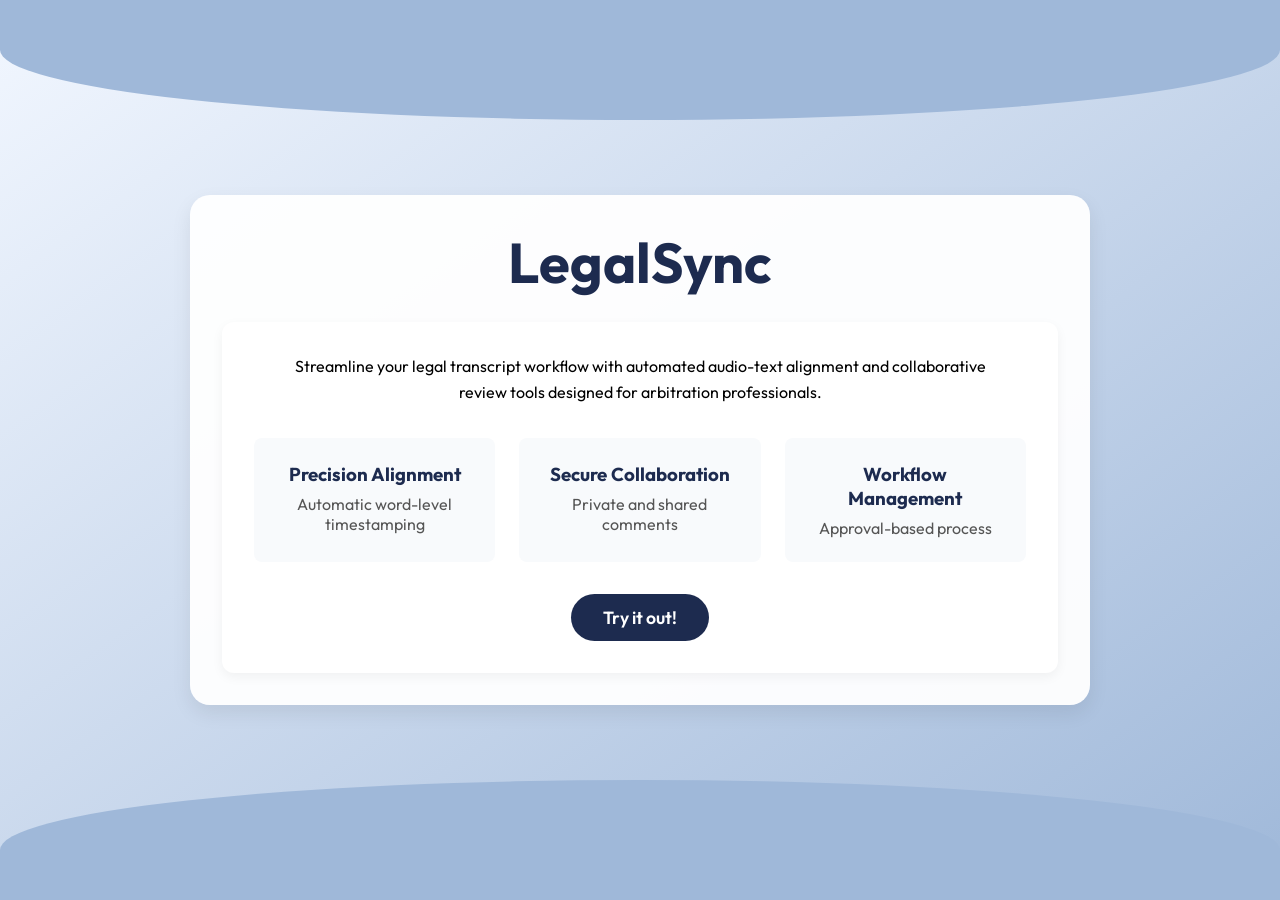
<file: backend/static/index.html>
<!DOCTYPE html>
<html lang="en">
<head>
  <meta charset="UTF-8">
  <meta name="viewport" content="width=device-width, initial-scale=1.0">
  <title>LegalSync - Transcript Alignment</title>
  <link rel="stylesheet" href="style.css">
  <link href="https://fonts.googleapis.com/css2?family=Outfit:wght@400;600;700&display=swap" rel="stylesheet">
</head>
<body>
  <div class="wave-shape bottom-wave"></div>
  
  <div class="content-box">
    <h1>LegalSync</h1>
    
    <div class="text-window">
      <p class="centered-text">Streamline your legal transcript workflow with automated audio-text alignment and collaborative review tools designed for arbitration professionals.</p>
      
      <div class="features">
        <div class="feature">
          <h3>Precision Alignment</h3>
          <p>Automatic word-level timestamping</p>
        </div>
        <div class="feature">
          <h3>Secure Collaboration</h3>
          <p>Private and shared comments</p>
        </div>
        <div class="feature">
          <h3>Workflow Management</h3>
          <p>Approval-based process</p>
        </div>
      </div>
      
      <div class="button-container">
        <a href="/demo/login.html" class="cta-button">Try it out!</a>
      </div>
    </div>
  </div>

  <div class="wave-shape top-wave"></div>
</body>
</html>
</file>
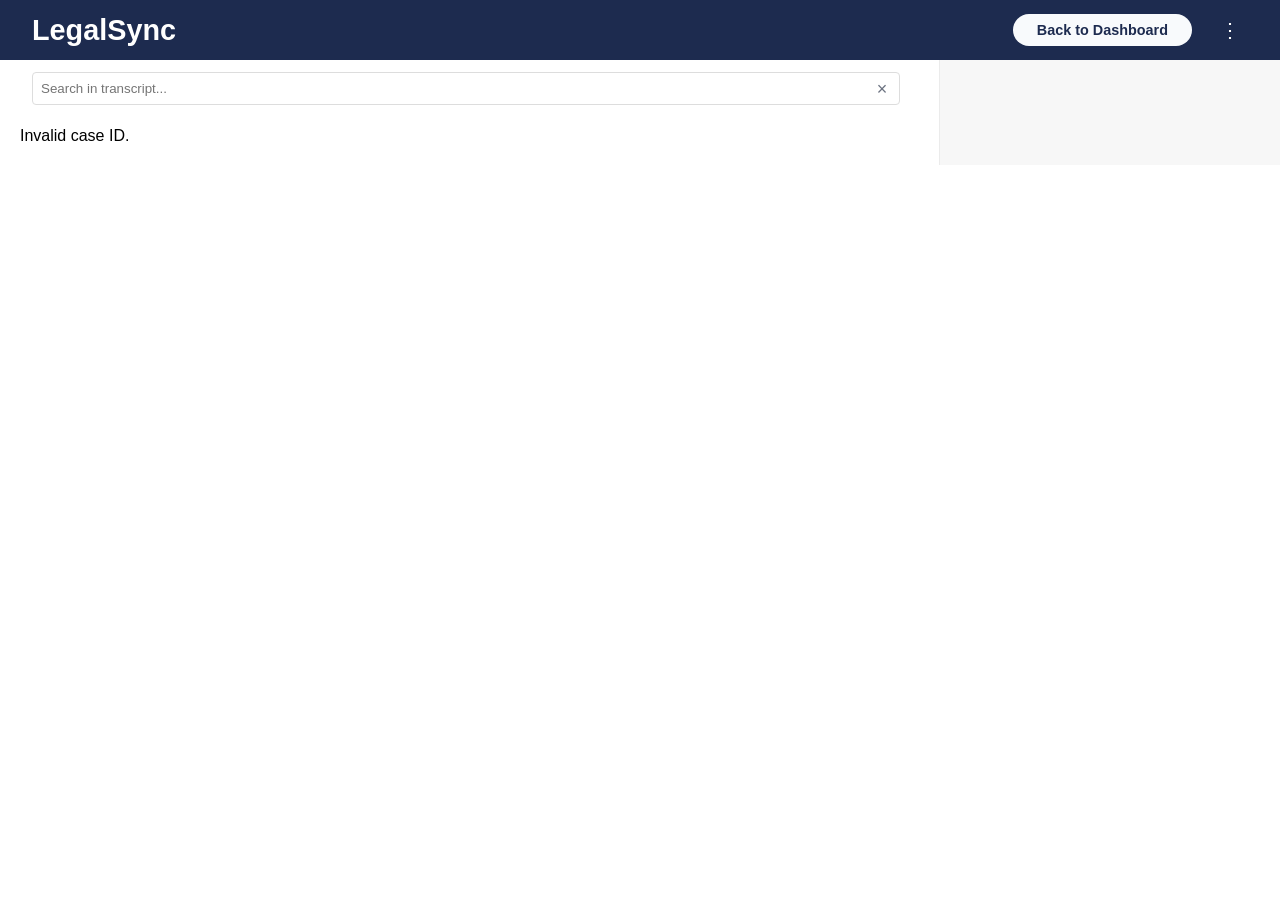
<file: backend/static/demo/admin/comments.html>
<!DOCTYPE html>
<html lang="en">
<head>
  <meta charset="UTF-8" />
  <title>Edit Transcript Comments</title>
  <link rel="stylesheet" href="admin.css" />
  <link rel="stylesheet" href="comments.css" />
</head>
<body>
  <div class="admin-header">
    <h1>LegalSync</h1>
    <div class="header-actions">
      <a href="dashboard.html" class="back-btn">Back to Dashboard</a>
      <div class="item-actions">
        <button id="commentsMenuBtn" class="kebab-btn" aria-haspopup="true" aria-expanded="false" aria-label="More actions">⋮</button>
        <div id="commentsActionMenu" class="action-menu" role="menu">
          <button id="downloadExternalBtn" class="menu-item" role="menuitem">Download external comments</button>
        </div>
      </div>
    </div>
  </div>
  <div class="main-content">
  <div class="transcript-container">
  <div class="search-container" aria-label="Transcript search bar">
    <div class="search-input-wrap">
      <input type="text" id="searchTranscript" placeholder="Search in transcript..." aria-label="Search query" autocomplete="off">
      <button type="button" id="clearSearchIcon" class="clear-icon" aria-label="Clear search">×</button>
    </div>
    <div class="search-controls">
      <button type="button" id="searchPrev" class="nav-btn" aria-label="Previous result">Prev</button>
      <button type="button" id="searchNext" class="nav-btn" aria-label="Next result">Next</button>
      <span id="searchCounter" class="search-counter" role="status" aria-live="polite" aria-atomic="true">0/0</span>
      <button type="button" id="searchModeToggle" class="toggle-switch" aria-pressed="false" aria-label="Toggle: search in comments">
        <span class="switch-track"><span class="switch-thumb"></span></span>
        <span class="switch-label">Search in comments</span>
      </button>
    </div>
  </div>
  <div id="commentContainer">Loading...</div>

    <div class="comment-panel">
      <div id="selectedCommentSection">
        <div class="comments-header">
          <h2>Selected Comment</h2>
        </div>
        
        <form id="commentForm">
          <textarea id="internalComment" rows="2" placeholder="Internal comment (for your team)"></textarea>
          <textarea id="externalComment" rows="2" placeholder="External comment (for the other party)"></textarea>
          <div style="display:flex; gap:8px;">
            <button type="submit">Add Comment</button>
            <button type="button" id="cancelSelectBtn">Cancel</button>
          </div>
        </form>
        
        <div id="editPanel">
          <h3>Edit Comment</h3>
          <textarea id="editInternal" rows="2" placeholder="Internal comment..."></textarea>
          <textarea id="editExternal" rows="2" placeholder="External comment..."></textarea>
          <div style="display: flex; gap: 10px; margin-top: 10px;">
            <button id="saveEditBtn">Save</button>
            <button id="cancelEditBtn">Cancel</button>
          </div>
        </div>
      </div>
      <div id="existingComments"></div>
    </div>
  </div>
  </div>

  <!-- Hidden audio element used to play paragraph snippets (no UI shown) -->
  <audio id="paragraphAudio" style="position:absolute; left:-9999px; width:0; height:0; opacity:0;"></audio>

  <script type="module" src="comments.js"></script>
</body>
</html>
</file>
<file: backend/static/style.css>
/* Reset i podstawy */
* {
  margin: 0;
  padding: 0;
  box-sizing: border-box;
}

body, html {
  min-height: 100vh;
  font-family: 'Outfit', sans-serif;
  background: linear-gradient(to bottom right, #F2F7FF, #9FB8D9);
  position: relative;
  overflow-x: hidden;
  display: flex;
  flex-direction: column;
}

/* Główna zawartość - teraz identycznie wyśrodkowana jak login */
.content-box {
  background-color: rgba(255, 255, 255, 0.95);
  padding: 2rem;
  border-radius: 20px;
  box-shadow: 0 8px 20px rgba(0, 0, 0, 0.08);
  width: 90%;
  max-width: 900px;
  margin: auto; /* To jest kluczowa zmiana */
  position: relative;
  z-index: 2;
  text-align: center;
  box-sizing: border-box;
}

/* Fale na pełną szerokość */
.wave-shape {
  position: fixed;
  width: 100vw;
  height: 120px;
  background: #9FB8D9;
  z-index: 1;
  left: 0;
}

.top-wave {
  top: 0;
  border-bottom-left-radius: 100% 140px;
  border-bottom-right-radius: 100% 140px;
}

.bottom-wave {
  bottom: 0;
  border-top-left-radius: 100% 140px;
  border-top-right-radius: 100% 140px;
}

/* Okno tekstowe */
.text-window {
  background: white;
  padding: 2rem;
  border-radius: 12px;
  box-shadow: 0 4px 12px rgba(0,0,0,0.05);
  margin: 0 auto;
}

h1 {
  font-size: clamp(2.5rem, 5vw, 3.5rem); /* Responsywny rozmiar czcionki */
  color: #1d2b4f;
  margin-bottom: 1.5rem;
  font-weight: 700;
}

.centered-text {
  text-align: center;
  margin-bottom: 2rem;
  line-height: 1.6;
  padding: 0 1rem;
}

/* Przyciski i inne elementy */
.button-container {
  margin-top: 2rem;
  text-align: center;
}

.cta-button {
  display: inline-block;
  padding: 0.75rem 2rem;
  font-size: 1.1rem;
  background-color: #1d2b4f;
  color: white;
  border: none;
  border-radius: 30px;
  text-decoration: none;
  transition: all 0.3s ease;
  font-weight: 600;
}

.cta-button:hover {
  background-color: #3a4a6e;
  transform: translateY(-2px);
}

.features {
  display: flex;
  justify-content: center;
  margin: 2rem 0;
  gap: 1.5rem;
  flex-wrap: wrap;
}

.feature {
  flex: 1;
  min-width: 200px;
  padding: 1.5rem;
  background: #f8fafc;
  border-radius: 8px;
  text-align: center;
}

.feature h3 {
  color: #1d2b4f;
  margin-bottom: 0.5rem;
}

.feature p {
  text-align: center;
  color: #555;
}
</file>
<file: backend/static/demo/admin/admin.css>
body {
    overflow-x: hidden; 
    padding: 0;
    margin: 0;
}

.sr-only {
    position: absolute;
    width: 1px;
    height: 1px;
    padding: 0;
    margin: -1px;
    overflow: hidden;
    clip: rect(0, 0, 0, 0);
    white-space: nowrap;
    border: 0;
}
  

.admin-dashboard {
    display: flex;
    min-height: calc(100vh - 80px);
    background-color: rgba(255, 255, 255, 0.95);
    border-radius: 20px;
    box-shadow: 0 8px 20px rgba(0, 0, 0, 0.08);
    width: calc(100% - 24px);
    max-width: 1400px;
    margin: 12px auto;
    overflow: hidden;
    box-sizing: border-box;
}
  

.admin-header {
    display: flex;
    justify-content: space-between;
    align-items: center;
    padding: 1.5rem 2rem;
    background-color: #1d2b4f;
    color: white;
    width: 100%;
    box-sizing: border-box; 
    position: relative;
  }
  

  .comments-btn,
  .logout-btn {
    background-color: #f8fafc;
    color: #1d2b4f;
    border: none;
    padding: 0.5rem 1.5rem;
    border-radius: 30px;
    cursor: pointer;
    font-weight: 600;
    transition: all 0.3s ease;
    white-space: nowrap; 
    margin-left: 10px; 
  }


.word {
  cursor: pointer;
}

/* Flag icon and popup for dashboard word flagging */
.flag-icon {
  color: #d82727;
  cursor: pointer;
  margin-right: 4px;
  user-select: none;
  font-weight: 700;
}

.comment-icon {
  color: #f59e0b;
  margin-right: 4px;
  font-weight: 700;
  user-select: none;
  cursor: default;
  display: inline-flex;
  align-items: center;
}

.flag-popup {
  position: fixed;
  z-index: 10000;
  background: #fff;
  border: 1px solid #e6eaf2;
  box-shadow: 0 8px 20px rgba(0,0,0,0.12);
  border-radius: 10px;
  padding: 10px 12px;
  width: max-content;
  max-width: 280px;
}
.flag-popup .title { color: #1d2b4f; font-size: 0.95rem; }
.flag-popup .actions { display: flex; gap: 8px; justify-content: flex-end; margin-top: 10px; }
.flag-popup .actions button { border: 1px solid #e6eaf2; background: #f8fafc; color: #1d2b4f; border-radius: 8px; padding: 4px 10px; cursor: pointer; }
.flag-popup .actions button.primary { background: #1d2b4f; color: #fff; border-color: #1d2b4f; }

.highlighted {
  background-color: rgba(31, 188, 255, 0.35);
  border-radius: 4px;
}

/* Subtle mismatch styling for words that differ vs. transcript */
.word.mismatch {
  text-decoration-line: underline;
  text-decoration-style: wavy;
  text-decoration-color: rgba(220, 53, 69, 0.8);
  text-decoration-thickness: 2px;
}

.admin-header h1 {
  color: white;
  margin-bottom: 0;
  font-size: 1.8rem;
}

.comments-btn:hover,
.logout-btn:hover {
  background-color: #e1e7f0;
}

/* Panel boczny */
.sidebar {
  width: 250px;
  background-color: #f8fafc;
  padding: 2rem 1rem;
  border-right: 1px solid #e1e7f0;
}

.sidebar nav ul {
  list-style: none;
}

.sidebar nav li {
  margin-bottom: 0.5rem;
}

.sidebar nav a {
  display: block;
  padding: 0.75rem 1rem;
  color: #1d2b4f;
  text-decoration: none;
  border-radius: 8px;
  transition: all 0.3s ease;
}

.sidebar nav a:hover {
  background-color: #e1e7f0;
}

.sidebar nav .active a {
  background-color: #1d2b4f;
  color: white;
}

.content {
  flex: 1;
  padding: 2rem;
  background-color: white;
}

.upload-section {
  background-color: #f8fafc;
  padding: 1.5rem;
  border-radius: 12px;
  margin-bottom: 2rem;
}

.upload-section h2 {
  color: #1d2b4f;
  margin-bottom: 1.5rem;
  font-size: 1.5rem;
}

.file-upload {
  margin-bottom: 1.5rem;
}

.file-upload label {
  display: block;
  margin-bottom: 0.5rem;
  color: #1d2b4f;
  font-weight: 500;
}

.file-upload input[type="file"] {
  width: 100%;
  padding: 0.5rem;
  border: 1px solid #e1e7f0;
  border-radius: 8px;
  background-color: white;
}

.upload-btn {
  background-color: #1d2b4f;
  color: white;
  border: none;
  padding: 0.75rem 1.5rem;
  border-radius: 30px;
  cursor: pointer;
  font-weight: 600;
  transition: all 0.3s ease;
  width: 100%;
}

.upload-btn:hover {
  background-color: #3a4a6e;
}

/* Lista transkryptów */
.transcript-list h2 {
  color: #1d2b4f;
  margin-bottom: 1.5rem;
  font-size: 1.5rem;
}

.transcript-item {
  background-color: #f8fafc;
  padding: 0.9rem 1.4rem;
  border-radius: 12px;
  margin-bottom: 1rem;
  display: flex; /* revert to compact height */
  justify-content: space-between;
  align-items: center;
  position: relative; /* create stacking context control */
  transition: all 0.3s ease;
  border: 1px solid rgba(29, 43, 79, 0.08);
}

.transcript-item:hover {
  transform: translateY(-2px);
  box-shadow: 0 6px 14px rgba(13, 34, 86, 0.08);
  border-color: rgba(36, 58, 115, 0.2);
}

/* Row inside transcript item to pin actions to the right */
.transcript-row { display: flex; align-items: center; justify-content: space-between; gap: 12px; width: 100%; }
.transcript-title { color: #1d2b4f; font-size: 1.1rem; font-weight: 700; }
.item-actions { display: inline-flex; align-items: center; gap: 8px; margin-left: auto; }

.transcript-item p {
  color: #555;
}

.transcript-item.active {
  background: linear-gradient(135deg, rgba(36, 58, 115, 0.07), rgba(203, 215, 255, 0.55));
  border-color: rgba(36, 58, 115, 0.35);
  box-shadow: 0 12px 24px rgba(29, 43, 79, 0.14);
  transform: translateY(-2px);
}

.transcript-item.active .transcript-title {
  color: #243a73;
}

.transcript-item.menu-open {
  border-color: rgba(36, 58, 115, 0.3);
  box-shadow: 0 10px 18px rgba(29, 43, 79, 0.12);
}

.transcript-preview {
  margin-top: 20px;
  padding: 18px;
  border-radius: 18px;
  border: 1px solid #dbe4ff;
  background: linear-gradient(145deg, rgba(255,255,255,0.92), rgba(231,236,250,0.85));
  box-shadow: 0 18px 36px rgba(13, 34, 86, 0.08);
  display: flex;
  flex-direction: column;
  gap: 22px;
  max-width: 900px;
  margin-left: auto;
  margin-right: auto;
}

.preview-header {
  display: flex;
  justify-content: space-between;
  align-items: flex-start;
  gap: 16px;
  margin-bottom: 6px;
}

.preview-header h3 {
  margin: 0;
  font-size: 1.45rem;
  font-weight: 600;
  color: #15203b;
  letter-spacing: 0.01em;
}

.preview-subtitle {
  margin: 4px 0 0;
  color: #5b6c94;
  font-size: 0.92rem;
}

.preview-body {
  display: flex;
  flex-direction: column;
  gap: 12px;
}

.preview-text {
  border-radius: 16px;
  border: 1px solid #d9e2ff;
  background: rgba(255, 255, 255, 0.75);
  padding: 0;
  width: min(860px, 100%);
  margin: 0 auto;
  box-sizing: border-box;
  overflow: visible;
  box-shadow: inset 0 1px 0 rgba(255,255,255,0.6);
}

.preview-audio {
  display: flex;
  flex-direction: column;
  gap: 12px;
  width: 100%;
  box-sizing: border-box;
}

#transcriptText {
  max-height: 320px;
  overflow-y: auto;
  overflow-x: hidden;
  white-space: normal;
  font-family: 'Poppins', 'Segoe UI', sans-serif;
  font-size: 0.96rem;
  line-height: 1.45;
  color: #1b2540;
  letter-spacing: 0.015em;
  padding: 12px 18px;
  box-sizing: border-box;
  word-break: normal;
}

#transcriptText::-webkit-scrollbar {
  width: 10px;
}

#transcriptText::-webkit-scrollbar-track {
  background: transparent;
}

#transcriptText::-webkit-scrollbar-thumb {
  background: rgba(93, 110, 152, 0.25);
  border-radius: 999px;
}

#transcriptText .word {
  cursor: pointer;
  padding: 2px 3px;
  border-radius: 6px;
  transition: background-color 0.15s ease, color 0.15s ease;
}

#transcriptText .word:hover {
  background-color: rgba(29, 43, 79, 0.1);
}

.transcript-text-placeholder {
  color: #8b9abf;
  font-style: italic;
}

.preview-audio audio {
  display: none;
}

.audio-controls {
  display: flex;
  align-items: center;
  gap: 16px;
  padding: 12px 18px;
  border: 1px solid rgba(217, 226, 255, 0.9);
  border-radius: 14px;
  background: rgba(255, 255, 255, 0.85);
  box-shadow: inset 0 0 1px rgba(13, 34, 86, 0.08);
  width: 100%;
  box-sizing: border-box;
  flex-wrap: wrap;
}

.audio-btn {
  background: linear-gradient(135deg, #243a73, #3f4f8d);
  color: #fff;
  border: none;
  padding: 10px 22px;
  border-radius: 999px;
  font-weight: 600;
  font-size: 0.95rem;
  cursor: pointer;
  transition: transform 0.15s ease, box-shadow 0.15s ease;
  min-width: 110px;
  text-align: center;
}

.audio-btn:hover,
.audio-btn:focus-visible {
  transform: translateY(-1px);
  box-shadow: 0 8px 16px rgba(36, 58, 115, 0.18);
  outline: none;
}

.audio-speed {
  display: flex;
  align-items: center;
  gap: 0;
  font-size: 0.85rem;
  color: #3d4a6f;
  font-weight: 500;
  margin-left: auto;
  flex-shrink: 0;
}

.audio-speed select {
  border: 1px solid #d9e2ff;
  border-radius: 999px;
  padding: 6px 12px;
  background: rgba(255, 255, 255, 0.95);
  font-size: 0.9rem;
  color: #24345c;
  cursor: pointer;
  min-width: 88px;
}

.audio-speed select:focus-visible {
  outline: 2px solid rgba(75, 95, 178, 0.6);
  outline-offset: 2px;
}

.audio-timeline {
  display: flex;
  align-items: center;
  gap: 10px;
  min-width: 220px;
  flex: 1 1 280px;
  width: 100%;
}

.audio-time {
  font-variant-numeric: tabular-nums;
  font-size: 0.85rem;
  color: #3d4a6f;
  min-width: 42px;
  text-align: center;
}

#audioSeek {
  appearance: none;
  width: 100%;
  flex: 1 1 auto;
  height: 4px;
  border-radius: 999px;
  background: rgba(75, 95, 178, 0.25);
  cursor: pointer;
  transition: background 0.2s ease;
}

#audioSeek:focus {
  outline: none;
}

#audioSeek::-webkit-slider-thumb {
  appearance: none;
  width: 14px;
  height: 14px;
  border-radius: 50%;
  background: #243a73;
  box-shadow: 0 0 0 2px rgba(36, 58, 115, 0.18);
  transition: transform 0.1s ease;
}

#audioSeek::-moz-range-thumb {
  width: 14px;
  height: 14px;
  border-radius: 50%;
  background: #243a73;
  border: 2px solid rgba(36, 58, 115, 0.18);
  transition: transform 0.1s ease;
}

#audioSeek:active::-webkit-slider-thumb,
#audioSeek:active::-moz-range-thumb {
  transform: scale(1.15);
}

#audioSeek:disabled {
  cursor: not-allowed;
  opacity: 0.6;
}

.view-btn {
  background-color: #1d2b4f;
  color: white;
  border: none;
  padding: 0.5rem 1.5rem;
  border-radius: 30px;
  cursor: pointer;
  font-weight: 600;
  transition: all 0.3s ease;
  text-decoration: none;
  font-size: 0.9rem;
}

.view-btn:hover {
  background-color: #3a4a6e;
}

/* Loading spinner */
.loading-spinner {
  display: none;
  width: 40px;
  height: 40px;
  margin: 2rem auto;
  border: 4px solid #e1e7f0;
  border-top: 4px solid #1d2b4f;
  border-radius: 50%;
  animation: spin 1s linear infinite;
}

@keyframes spin {
  0% { transform: rotate(0deg); }
  100% { transform: rotate(360deg); }
}

/* Modal */
.modal {
  position: fixed;
  inset: 0;
  background: rgba(0,0,0,0.4);
  display: flex;
  align-items: center;
  justify-content: center;
  z-index: 10000;
}
.modal-content {
  width: min(640px, 92vw);
  background: #fff;
  border-radius: 12px;
  box-shadow: 0 12px 34px rgba(0,0,0,0.18);
  overflow: hidden;
  border: 1px solid #e6eaf2;
  box-sizing: border-box;
  position: relative;
  z-index: 10001;
}
.modal-header {
  display: flex;
  align-items: center;
  justify-content: space-between;
  padding: 16px 20px;
  background: #1d2b4f;
  color: #fff;
}
.modal-close {
  background: transparent;
  color: #fff;
  border: none;
  font-size: 20px;
  cursor: pointer;
}
.modal-body {
  padding: 20px 24px; /* symmetrical left/right padding */
  display: grid;
  gap: 12px;
}
.modal-body label {
  font-weight: 600;
  color: #1d2b4f;
}
.modal-body input[type="text"],
.modal-body input[type="file"],
.modal-body textarea {
  width: 100%;
  border: 1px solid #e1e7f0;
  border-radius: 8px;
  padding: 8px 10px;
  font-size: 0.95rem;
  box-sizing: border-box;
}
.modal-footer {
  padding: 12px 20px 20px 20px;
  display: flex;
  justify-content: flex-end;
}

/* Progress bar */
.align-status {
  display: none;
  flex-direction: column;
  gap: 10px;
  width: 100%;
  margin-left: 0;
  margin-top: 12px;
}
.align-status .progress {
  width: 100%;
  height: 9px;
  background: rgba(29, 43, 79, 0.14);
  border-radius: 999px;
  overflow: hidden;
}
.align-status .progress-bar {
  height: 100%;
  background: linear-gradient(90deg, #243a73, #4b5fb2);
  transition: width 0.3s ease-out;
}
.align-status .progress-bar.active {
  background-image: repeating-linear-gradient(45deg, rgba(255,255,255,0.25) 0 10px, rgba(255,255,255,0.1) 10px 20px),
                    linear-gradient(90deg, #243a73, #4b5fb2);
  background-size: 20px 20px, 100% 100%;
  animation: progress-stripes 1s linear infinite;
}
.align-status .progress-bar.failed { background: #d82727; }
.align-status .progress-bar.ready { background: #2aa84a; }
.align-status .align-label {
  margin-top: 0;
  color: #455273;
  font-size: 0.9rem;
  text-align: left;
}

@keyframes progress-stripes {
  from { background-position: 0 0, 0 0; }
  to   { background-position: 40px 0, 0 0; }
}

.page-marker,
.page-marker-inline {
  display: flex;
  align-items: center;
  gap: 8px;
  margin: 12px 0 6px;
  padding: 4px 12px;
  font-size: 0.8rem;
  text-transform: uppercase;
  letter-spacing: 0.08em;
  color: #4a5d92;
  background: rgba(231, 236, 250, 0.65);
  border-radius: 999px;
  border-left: 3px solid #4b5fb2;
  box-sizing: border-box;
}

.page-marker-inline {
  margin: 10px 0 6px;
  width: fit-content;
  max-width: 100%;
  align-self: flex-start;
}

.page-marker {
  width: 100%;
}

.transcript-paragraph {
  margin: 0 0 12px;
}

.transcript-paragraph p {
  margin: 0 0 6px;
}
.transcript-paragraph p:last-child { margin-bottom: 0; }

.line-block {
  display: flex;
  gap: 8px;
  align-items: flex-start;
}

.line-no {
  flex: 0 0 auto;
  width: 2.5em;
  text-align: right;
  color: #9ca3af;
  font-size: 0.8rem;
  user-select: none;
}

.dashboard-view .line-no {
  display: none;
}

.line-text {
  flex: 1 1 auto;
  white-space: pre-wrap;
}

/* Delete button style in list */
.danger-btn {
  background-color: #fbe9e9;
  color: #8b1a1a;
  border: none;
  padding: 0.4rem 0.9rem;
  border-radius: 20px;
  cursor: pointer;
  font-weight: 600;
  transition: all 0.2s ease;
  margin-left: 8px;
}
.danger-btn:hover { background-color: #f6d5d5; }

/* Kebab menu */
.item-actions { position: relative; display: inline-block; margin-left: 10px; }
.kebab-btn {
  background: transparent;
  border: none;
  color: #1d2b4f;
  font-size: 20px;
  line-height: 1;
  padding: 4px 8px;
  cursor: pointer;
  border-radius: 6px;
}
.kebab-btn:hover { background: #eef2f9; }
.action-menu {
  position: absolute;
  right: 0;
  top: 28px;
  min-width: 140px;
  background: #fff;
  border: 1px solid #e6eaf2;
  box-shadow: 0 6px 20px rgba(0,0,0,0.08);
  border-radius: 10px;
  padding: 6px;
  z-index: 4000; /* above hovered rows */
  display: none;
}
.action-menu.open { display: block; }
.menu-item {
  width: 100%;
  display: block;
  background: transparent;
  border: none;
  text-align: left;
  padding: 8px 10px;
  border-radius: 8px;
  color: #1d2b4f;
  cursor: pointer;
}
.menu-item:hover { background: #f1f5fb; }
.menu-item.delete { color: #8b1a1a; }
.menu-item.delete:hover { background: #fbe9e9; }

/* Custom file picker */
.file-picker { display: flex; align-items: center; gap: 10px; }
.file-name { color: #475569; font-size: 0.9rem; }
.view-btn.light {
  background-color: #eef2f9;
  color: #1d2b4f;
}
.view-btn.light:hover { background-color: #e1e7f0; }

/* Responsywność */
@media (max-width: 768px) {
  .admin-dashboard {
    flex-direction: column;
  }
  
  .preview-text {
    width: 100%;
  }
  
  .sidebar {
    width: 100%;
    border-right: none;
    border-bottom: 1px solid #e1e7f0;
  }
  
  .content {
    padding: 1.5rem;
  }
}
.transcript-item .item-actions { margin-left: auto; }

/* Toast notification (shared style) */
.notification {
  position: fixed;
  top: 20px;
  left: 50%;
  transform: translateX(-50%);
  background: white;
  padding: 1rem 2rem;
  border-radius: 8px;
  box-shadow: 0 4px 12px rgba(0,0,0,0.15);
  z-index: 10000;
  display: flex;
  align-items: center;
  max-width: 90%;
  animation: fadeIn 0.3s, fadeOut 0.3s 2.7s;
}
.notification.error { background: #ffebee; border-left: 4px solid #f44336; }
.notification.success { background: #e8f5e9; border-left: 4px solid #4caf50; }
@keyframes fadeIn { from { opacity:0; transform: translate(-50%, -4px);} to { opacity:1; transform: translate(-50%, 0);} }
@keyframes fadeOut { from { opacity:1;} to { opacity:0;} }
.transcript-item.menu-open { z-index: 5000; }
</file>
<file: backend/static/demo/admin/comments.css>
body {
    font-family: sans-serif;
    margin: 0;
    padding: 0;
    min-height: 100vh;
    display: flex;
    flex-direction: column;
  }
  .main-content {
    display: block; /* single scroll frame */
    flex: 1;
    margin-top: 0px; /* Wysokość nagłówka */
    height: calc(100vh - 60px);
  }

.transcript-container {
  position: relative;
  height: 100%;
  overflow: auto; /* single scroller */
  padding: 12px 20px 20px; /* smaller top padding to reduce gap */
  display: flex;
  flex-direction: column;
  box-sizing: border-box;
}

.search-container {
  flex-shrink: 0;
  margin: 0 0 12px 0;
  display: flex;
  gap: 8px;
  position: static; /* becomes sticky only when searching */
  margin-right: 360px; /* keep clear of right overlay */
  background: transparent;
  padding: 0 0 0 12px; /* slight left breathing room */
}
.search-container.sticky {
  position: sticky;
  top: 0;
  z-index: 3000; /* visible over content, below header */
  background: #ffffff;
  padding: 10px 0 10px 12px; /* keep left padding */
  border-bottom: 1px solid #e5e7eb;
}
/* Fixed fallback (overlays under the main header) */
.search-container.fixed {
  position: fixed;
  top: 60px; /* will be overridden inline by JS using header height */
  left: 0;   /* overridden inline */
  width: auto; /* overridden inline */
  z-index: 4000; /* above content, below notifications */
  background: #ffffff;
  padding: 10px 0 10px 12px; /* keep left padding */
  border-bottom: 1px solid #e5e7eb;
}
.search-placeholder { height: 0; }

#commentContainer {
  flex: 1;
  overflow: visible; /* scrolls via transcript-container */
  min-height: 0;
  margin-top: 10px;
  padding-right: 360px; /* reserve space for overlay */
}

.comment-panel {
  position: absolute;
  top: 0;
  right: 0;
  width: 340px;
  bottom: 0;
  padding: 0 12px 12px 12px; /* no top padding to align coordinates */
  background: #f7f7f7;
  box-shadow: -1px 0 0 rgba(0,0,0,0.08);
  overflow: visible; /* threads are positioned absolutely inside */
  box-sizing: border-box;
  z-index: 100; /* keep below header */
}

#selectedCommentSection {
  position: absolute;
  top: 8px;
  right: 12px;
  left: 12px;
  background: #ffffff;
  border: 1px solid #e5e7eb;
  border-radius: 8px;
  padding: 10px;
  box-shadow: 0 4px 12px rgba(0,0,0,0.08);
  z-index: 2000; /* above threads and editors */
  display: none; /* shown when selecting range */
}

.panel-content {
  flex: 1;
  overflow: hidden;
  display: flex;
  flex-direction: column;
}

#existingComments {
  position: relative; /* anchor for absolute comment items */
  min-height: 0;
}

.page-label {
  display: inline-flex;
  align-items: center;
  gap: 8px;
  margin: 12px 0 4px;
  padding: 3px 10px;
  font-size: 0.72rem;
  text-transform: uppercase;
  letter-spacing: 0.08em;
  color: #4b5fb2;
  background: rgba(231, 236, 250, 0.6);
  border-radius: 999px;
  border-left: 3px solid #4b5fb2;
  max-width: 100%;
  box-sizing: border-box;
}

.page-label--inline {
  margin: 10px 0 4px;
  align-self: flex-start;
}

    .entry-box {
      border-bottom: 1px solid #ddd;
      margin-bottom: 15px;
      padding-bottom: 14px; /* give room for play icon */
      position: relative; /* anchor for play icon */
    }

    /* Small circular Play button */
    .play-icon {
      position: absolute;
      right: 6px;
      bottom: 6px;
      width: 28px;
      height: 28px;
      display: inline-flex;
      align-items: center;
      justify-content: center;
      border-radius: 9999px;
      background: #ffffff;
      color: #1d2b4f;
      border: 1px solid #d0d7e2;
      box-shadow: 0 2px 8px rgba(0,0,0,0.08);
      cursor: pointer;
      opacity: 0;
      transition: opacity 0.12s ease, transform 0.05s ease;
      user-select: none;
      font-size: 16px; /* keep triangle size */
      font-weight: 700;
    }
    .play-icon:hover { background: #f6f8fc; }
    .play-icon:active { transform: scale(0.98); }
    .entry-box:hover .play-icon,
    .entry-box:focus-within .play-icon { opacity: 1; }
    .play-icon.playing { background: #eaf1ff; border-color: #b8c7ee; }

    /* Two tiny circular nudge buttons revealed near Play (not in same box) */
    .nudge-wrap {
      position: absolute;
      right: 36px; /* to the left of play */
      bottom: 6px;
      display: flex;
      gap: 4px;
      opacity: 0;
      transform: translateX(6px);
      pointer-events: none;
      transition: opacity 0.12s ease, transform 0.12s ease;
    }
    .nudge-circle {
      width: 20px;
      height: 20px;
      display: inline-flex;
      align-items: center;
      justify-content: center;
      border-radius: 9999px;
      background: #ffffff;
      border: 1px solid #d0d7e2;
      color: #1d2b4f;
      box-shadow: 0 1px 6px rgba(0,0,0,0.06);
      cursor: pointer;
      font-size: 11px;
      font-weight: 700;
      user-select: none;
    }
    .nudge-circle:hover { background: #f6f8fc; }
    /* Reveal when hovering/focusing the play button or the nudges themselves */
    .entry-box .play-icon:hover ~ .nudge-wrap,
    .entry-box .play-icon:focus ~ .nudge-wrap,
    .entry-box .nudge-wrap:hover,
    .entry-box .nudge-wrap:focus-within {
      opacity: 1;
      transform: translateX(0);
      pointer-events: auto;
    }

    /* Playback tools (visible only when playing) */
    /* (old play-tools removed) */

    .word {
      cursor: pointer;
      padding: 1px 3px;
      border-radius: 3px;
      margin: 0 1px;
      transition: background 0.2s;
    }

    .word.selected {
      background-color: #ffccd5;
    }

    .word.commented {
      position: relative;
    }

    .word.commented::after {
      content: '';
      position: absolute;
      bottom: -2px;
      left: 0;
      right: 0;
      height: 2px;
      background-color: #99ccff;
    }

    .word.commented:hover {
      background-color: #cce5ff;
    }

    .comment-panel h2 {
      margin-top: 0;
    }

    .comment-item {
      background: #fff;
      border: 1px solid #ddd;
      margin-bottom: 10px;
      padding: 10px 36px 10px 10px; /* leave space for kebab */
      border-radius: 4px;
      cursor: pointer;
      transition: all 0.2s;
      position: relative;
      z-index: 1;
      display: flex;
      flex-direction: column;
    }

    .comment-item:hover {
      background: #f0f8ff;
      border-color: #99ccff;
    }

    .comment-item.active {
      background: #e0f2ff;
      border-left: 3px solid #1d2b4f;
      z-index: 5; /* under header */
    }

    .comment-item p {
      margin: 0 0 5px;
    }
    
    .comment-item button {
      margin-right: 5px;
      padding: 3px 8px;
      border: 1px solid #ccc;
      border-radius: 3px;
      background: white;
      cursor: pointer;
      font-size: 0.85rem;
    }

    .comment-item button:hover {
      background: #e0e0e0;
    }

    /* Kebab (more) icon and menu */
    .comment-item .kebab {
      position: absolute;
      top: 8px;
      right: 8px;
      width: 24px;
      height: 24px;
      border-radius: 4px;
      display: inline-flex; /* always visible */
      align-items: center;
      justify-content: center;
      color: #444;
      font-weight: bold;
      user-select: none;
    }
    .comment-item.active .kebab { display: inline-flex; }
    .comment-item .kebab:hover { background: #f0f0f0; }

    .comment-item .menu {
      position: absolute;
      top: 32px;
      right: 8px;
      background: white;
      border: 1px solid #ddd;
      border-radius: 6px;
      box-shadow: 0 4px 12px rgba(0,0,0,0.1);
      padding: 6px 0;
      display: none;
      z-index: 150; /* above item content but below header */
      min-width: 140px;
    }
    .comment-item .menu.open { display: block; }
    .comment-item .menu button {
      width: 100%;
      text-align: left;
      background: transparent;
      border: none;
      padding: 8px 12px;
      cursor: pointer;
      font-size: 0.9rem;
    }
    .comment-item .menu button:hover { background: #f5f5f5; }

    .comment-body {
      display: flex;
      flex-direction: column;
      gap: 4px;
    }

    .comment-body p {
      margin: 0;
      line-height: 1.4;
    }

    .comment-label {
      font-weight: 600;
      color: #1d2b4f;
      margin-right: 4px;
    }

    .comment-meta {
      margin-top: 10px;
      font-size: 0.78rem;
      color: #4b5563;
      line-height: 1.4;
    }

    .comment-meta__location {
      font-weight: 500;
    }

    .comment-meta__time {
      margin-top: 4px;
      color: #1d2b4f;
      font-weight: 600;
    }

    .comment-meta__time.is-muted {
      color: #9ca3af;
      font-weight: 500;
    }

    #editPanel {
      display: none;
      background: #f0f8ff;
      padding: 15px;
      margin-top: 15px;
      border: 1px solid #99ccff;
      border-radius: 8px;
    }

    .notification {
      position: fixed;
      top: 20px;
      left: 50%;
      transform: translateX(-50%);
      background: white;
      padding: 1rem 2rem;
      border-radius: 8px;
      box-shadow: 0 4px 12px rgba(0,0,0,0.15);
      z-index: 10000; /* above header and sticky search */
      display: flex;
      align-items: center;
      max-width: 90%;
      animation: fadeIn 0.3s, fadeOut 0.3s 2.7s;
    }

    .notification.error {
      background: #ffebee;
      border-left: 4px solid #f44336;
    }

    .notification.success {
      background: #e8f5e9;
      border-left: 4px solid #4caf50;
    }

    .confirmation-modal {
      position: fixed;
      top: 0;
      left: 0;
      width: 100%;
      height: 100%;
      background: rgba(0,0,0,0.5);
      display: flex;
      justify-content: center;
      align-items: center;
      z-index: 2000;
    }

    .confirmation-box {
      background: #ffffff;
      padding: 25px;
      border-radius: 8px;
      border-left: 4px solid #1d2b4f; /* theme accent */
      max-width: 400px;
      width: 90%;
      box-shadow: 0 4px 20px rgba(0,0,0,0.15);
    }

    .confirmation-buttons {
      display: flex;
      gap: 10px;
      margin-top: 20px;
    }

    .confirmation-buttons button {
      flex: 1;
      padding: 10px;
      border: none;
      border-radius: 4px;
      cursor: pointer;
      font-weight: 600;
    }

    .confirmation-buttons .confirm-btn {
      background: #1d2b4f;
      color: white;
    }

    .confirmation-buttons .confirm-btn:hover {
      background: #3a4a6e;
    }

    .confirmation-buttons .cancel-btn {
      background: #e0e0e0;
    }

    .confirmation-buttons .cancel-btn:hover {
      background: #d0d0d0;
    }

    @keyframes fadeIn {
      from { opacity: 0; top: 0; }
      to { opacity: 1; top: 20px; }
    }

    @keyframes fadeOut {
      from { opacity: 1; }
      to { opacity: 0; }
    }

    textarea {
      width: 100%;
      resize: vertical;
      padding: 8px;
      border: 1px solid #ddd;
      border-radius: 4px;
      margin-bottom: 10px;
      font-family: inherit;
      box-sizing: border-box;
    }
  
    #commentForm button {
      padding: 10px 16px;
      background: #1d2b4f;
      color: white;
      border: none;
      border-radius: 4px;
      cursor: pointer;
      font-weight: 600;
      transition: background 0.2s;
      width: 100%;
    }

    #commentForm button:hover {
      background: #3a4a6e;
    }

    /* New search highlight styles */
    .word.search-match {
      background-color: #fff3b0; /* soft yellow */
    }
.word.search-current {
  background-color: #ffe066; /* stronger yellow */
  outline: 2px solid #ffbf00;
  outline-offset: 0;
}

/* Preserve original line structure inside each paragraph */
.line-block {
  display: flex;
  align-items: flex-start;
  gap: 8px;
}
.line-no {
  flex: 0 0 auto;
  width: 2.5em;
  text-align: right;
  color: #9ca3af; /* muted */
  user-select: none;
}
.line-text {
  flex: 1 1 auto;
  white-space: normal;
}

    .search-container {
      margin: 0 0 12px 0;
      display: flex;
      gap: 8px;
      margin-right: 360px; /* keep clear of right overlay */
    }

    .search-container input {
      flex: 1;
      padding: 8px;
      border: 1px solid #ddd;
      border-radius: 4px;
    }
    /* limit default button styling to nav buttons only */
    .nav-btn {
      padding: 8px 16px;
      background: #1d2b4f;
      color: white;
      border: none;
      border-radius: 8px;
      cursor: pointer;
    }
    .search-controls { display: none; align-items: center; gap: 8px; }
    .search-container.engaged .search-controls { display: inline-flex; }
    .search-counter {
      align-self: center;
      min-width: 56px;
      text-align: center;
      font-weight: 600;
      color: #1d2b4f;
    }
    .search-input-wrap {
      position: relative;
      flex: 1;
      display: flex;
      align-items: center;
    }
    .search-input-wrap input { width: 100%; padding-right: 28px; }
    .search-input-wrap .clear-icon {
      position: absolute;
      right: 6px;
      background: transparent;
      color: #6b7280;
      border: none;
      width: 24px;
      height: 24px;
      border-radius: 12px;
      cursor: pointer;
      line-height: 24px;
      text-align: center;
      font-size: 18px;
      padding: 0;
    }
    .search-input-wrap .clear-icon:hover { background: #f3f4f6; }

    /* Navigation buttons and toggle styles */
    .nav-btn {
      padding: 8px 12px;
      background: #1d2b4f;
      color: #fff;
      border: none;
      border-radius: 8px;
      cursor: pointer;
    }
    .nav-btn:focus { outline: 2px solid #60a5fa; outline-offset: 2px; }

    /* Sliding toggle switch */
    .toggle-switch {
      display: inline-flex;
      align-items: center;
      gap: 8px;
      background: transparent;
      color: #0f172a;
      border: none;
      cursor: pointer;
      padding: 6px 8px;
      border-radius: 9999px;
    }
    .toggle-switch .switch-track {
      position: relative;
      width: 42px;
      height: 22px;
      background: #e5e7eb;
      border-radius: 9999px;
      transition: background 0.2s ease;
      box-shadow: inset 0 0 0 1px #cbd5e1;
    }
    .toggle-switch .switch-thumb {
      position: absolute;
      top: 2px;
      left: 2px;
      width: 18px;
      height: 18px;
      background: #ffffff;
      border-radius: 9999px;
      box-shadow: 0 1px 2px rgba(0,0,0,0.15);
      transition: transform 0.2s ease;
    }
    .toggle-switch[aria-pressed="true"] .switch-track { background: #1d2b4f; box-shadow: inset 0 0 0 1px #1d2b4f; }
    .toggle-switch[aria-pressed="true"] .switch-thumb { transform: translateX(20px); }
    .toggle-switch .switch-label { font-size: 0.9rem; color: #0f172a; }

    /* Inline editor pinned to a comment item */
    .inline-edit {
      margin-top: 8px;
      padding: 10px;
      background: #f0f4ff;
      border: 1px solid #dbe3ff;
      border-left: 4px solid #1d2b4f;
      border-radius: 6px;
      position: relative;
      z-index: 4; /* below header */
    }

    /* Hide kebab when editing this comment to reduce clutter */
    .comment-item.editing .kebab { display: none; }

    /* Ensure the right panel is below header */
    .comment-panel { z-index: 100; }
    .inline-edit textarea {
      width: 100%;
      resize: vertical;
      padding: 8px;
      border: 1px solid #cfd8ea;
      border-radius: 4px;
      margin-bottom: 8px;
      box-sizing: border-box;
      background: #fff;
    }
    .inline-edit .actions {
      display: flex;
      gap: 8px;
    }
    .inline-edit .actions button {
      padding: 8px 12px;
      border-radius: 4px;
      border: none;
      cursor: pointer;
    }
    .inline-edit .save {
      background: #1d2b4f;
      color: #fff;
    }
    .inline-edit .save:hover { background: #3a4a6e; }
    .inline-edit .cancel { background: #e0e7ff; color: #1d2b4f; }

    .panel-content {
      flex: 1;
      overflow: visible; /* will scroll via parent to sync with transcript */
      min-height: 0;
    }

    /* unified highlight over continuous words incl. spaces (only when selected/active) */
    .word.selectedRange,
    .word.comment-highlight {
      background-color: #ffccd5;
      margin: 0 1px;
      padding: 1px 3px;
      border-radius: 3px;
      box-shadow: inset 0 0 0 1px #dbe3ff;
    }
    .word.selectedRange::after,
    .word.comment-highlight::after {
      content: none;
    }

    .comments-header {
      display: flex;
      justify-content: space-between;
      align-items: center;
      margin-bottom: 15px;
    }

    .comment-panel h2 {
      margin-top: 0;
      padding-top: 10px;
    }

    .search-container { gap: 8px; }
    .search-container.sticky { position: sticky; top: 0; background: #fff; padding: 10px 0; z-index: 3000; border-bottom: 1px solid #e5e7eb; }

    .admin-header {
    display: flex;
    justify-content: space-between;
    align-items: center;
    padding: 1rem 2rem;
    background-color: #1d2b4f;
    color: white;
    width: 100%;
    position: sticky;
    top: 0;
    left: 0;
    z-index: 5000; /* ensure header above comments */
    height: 60px;
    box-sizing: border-box;
    }
    .admin-header .header-actions { display: flex; align-items: center; gap: 10px; }
    .admin-header .kebab-btn { color: #ffffff; }
    .admin-header .kebab-btn:hover { background: rgba(255,255,255,0.12); }

    .admin-header h1 {
      color: white;
      margin: 0;
      font-size: 1.8rem;
    }
    #commentContainer button,
    .back-btn {
      background-color: #f8fafc;
      color: #1d2b4f;
      border: none;
      padding: 0.5rem 1.5rem;
      border-radius: 30px;
      cursor: pointer;
      font-weight: 600;
      transition: all 0.3s ease;
      text-decoration: none;
      font-size: 0.9rem;
    }

    .back-btn:hover {
      background-color: #e1e7f0;
    }
    /* Responsywność - na mniejszych ekranach */
@media (max-width: 768px) {
  .main-content {
    flex-direction: column;
  }
  
  .transcript-container {
    border-right: none;
    border-bottom: 1px solid #ccc;
  }
}
</file>
